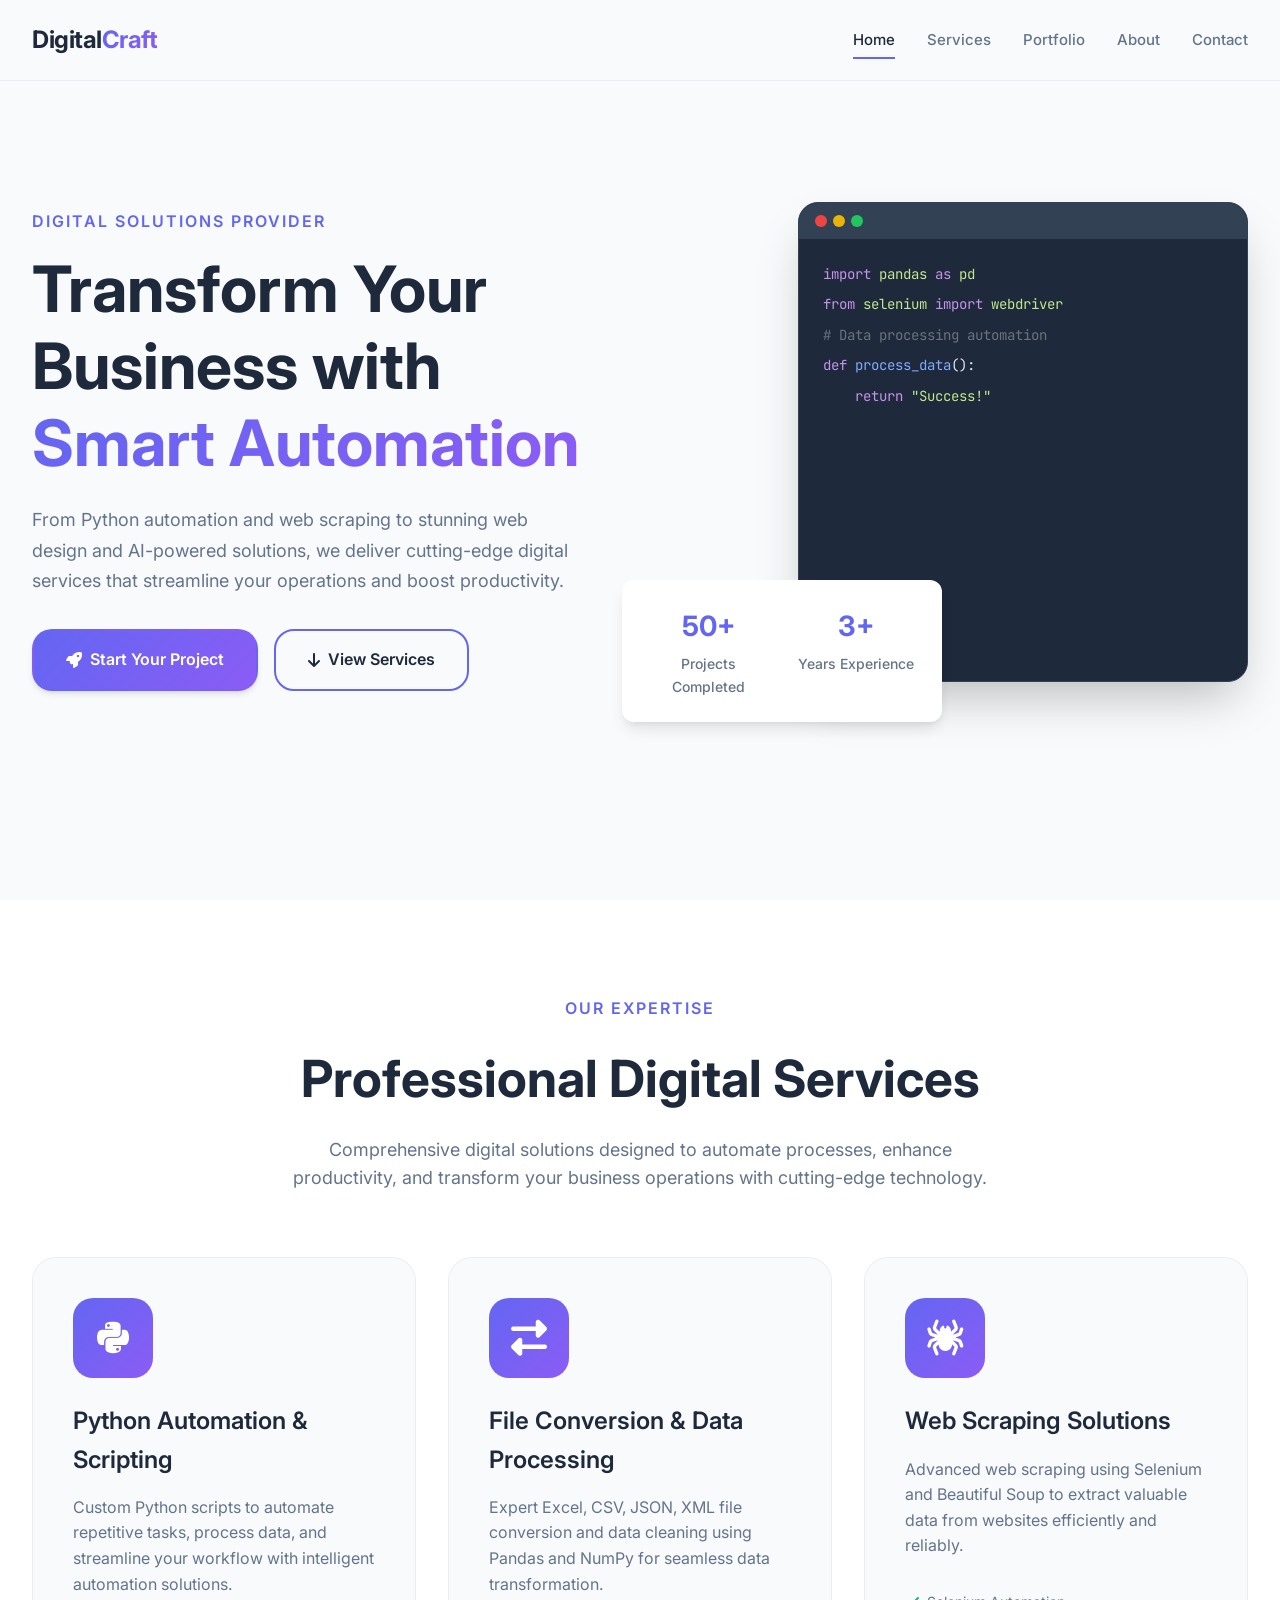
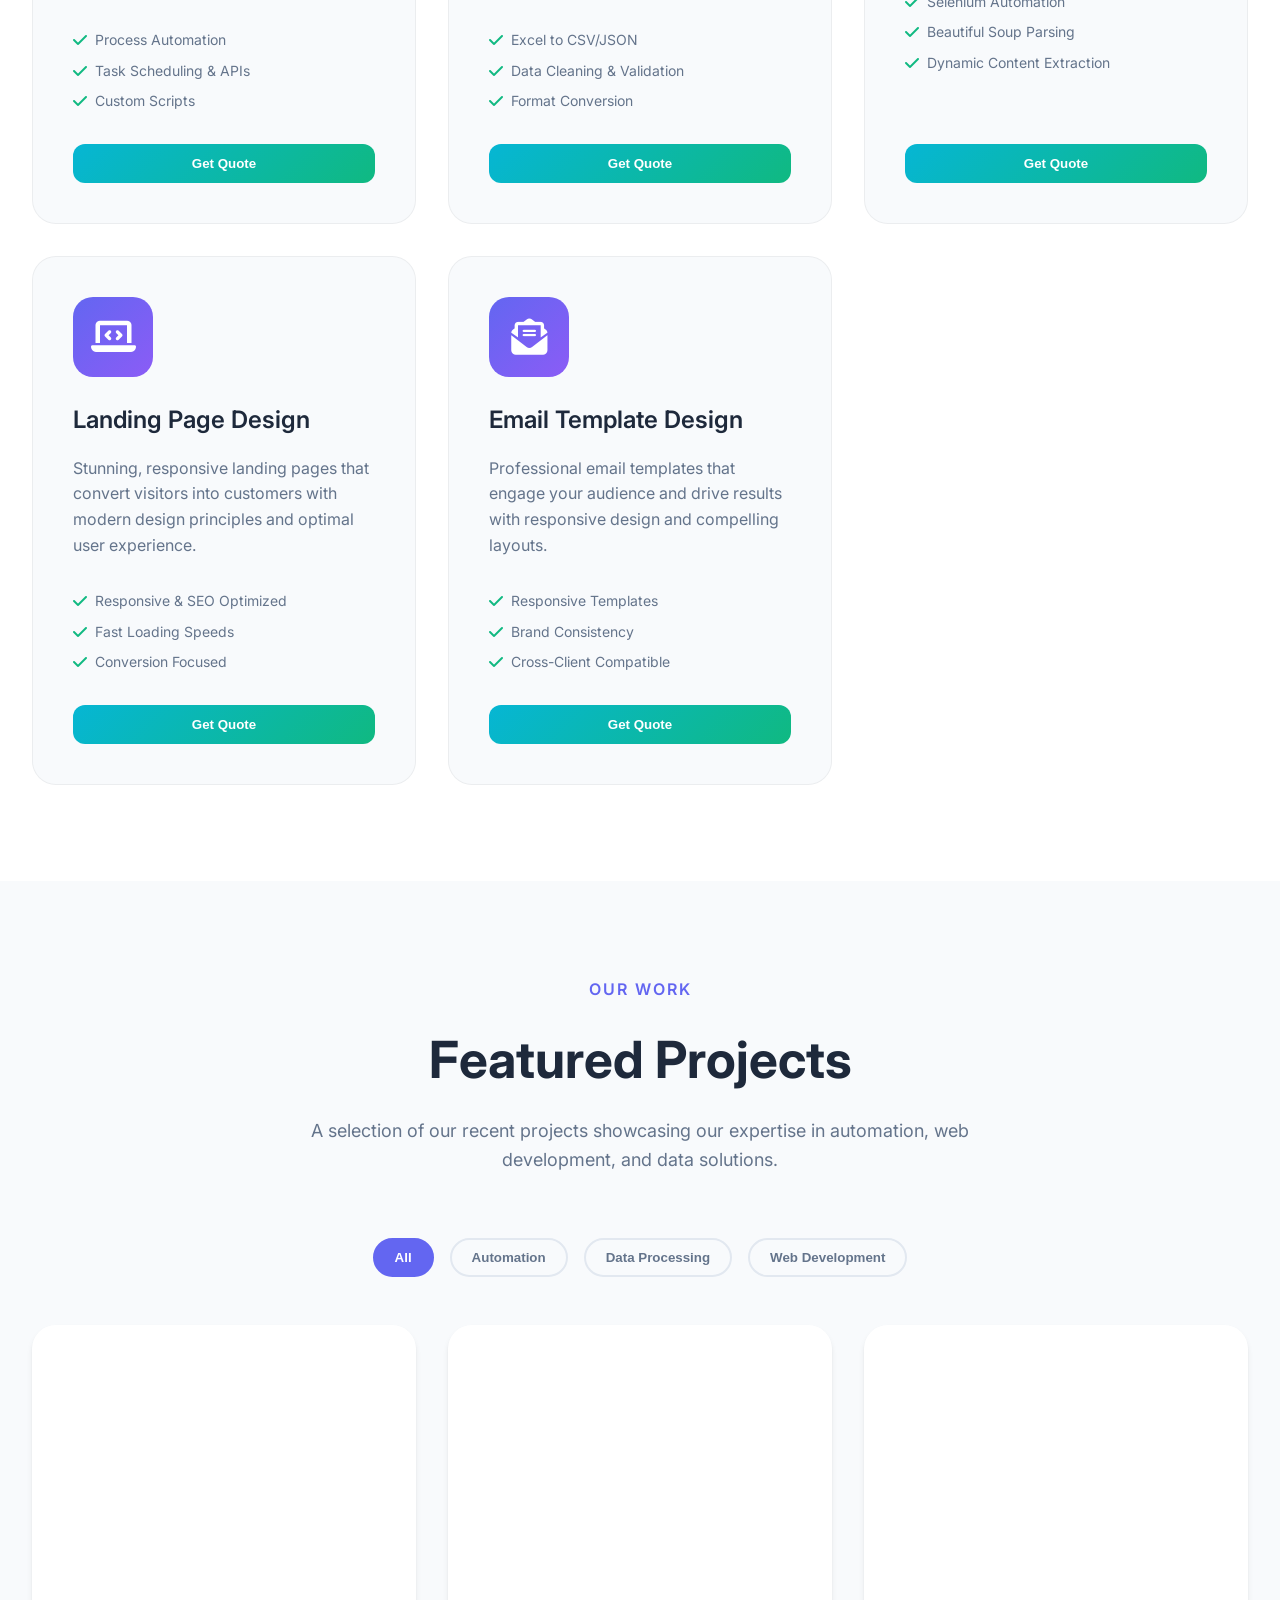
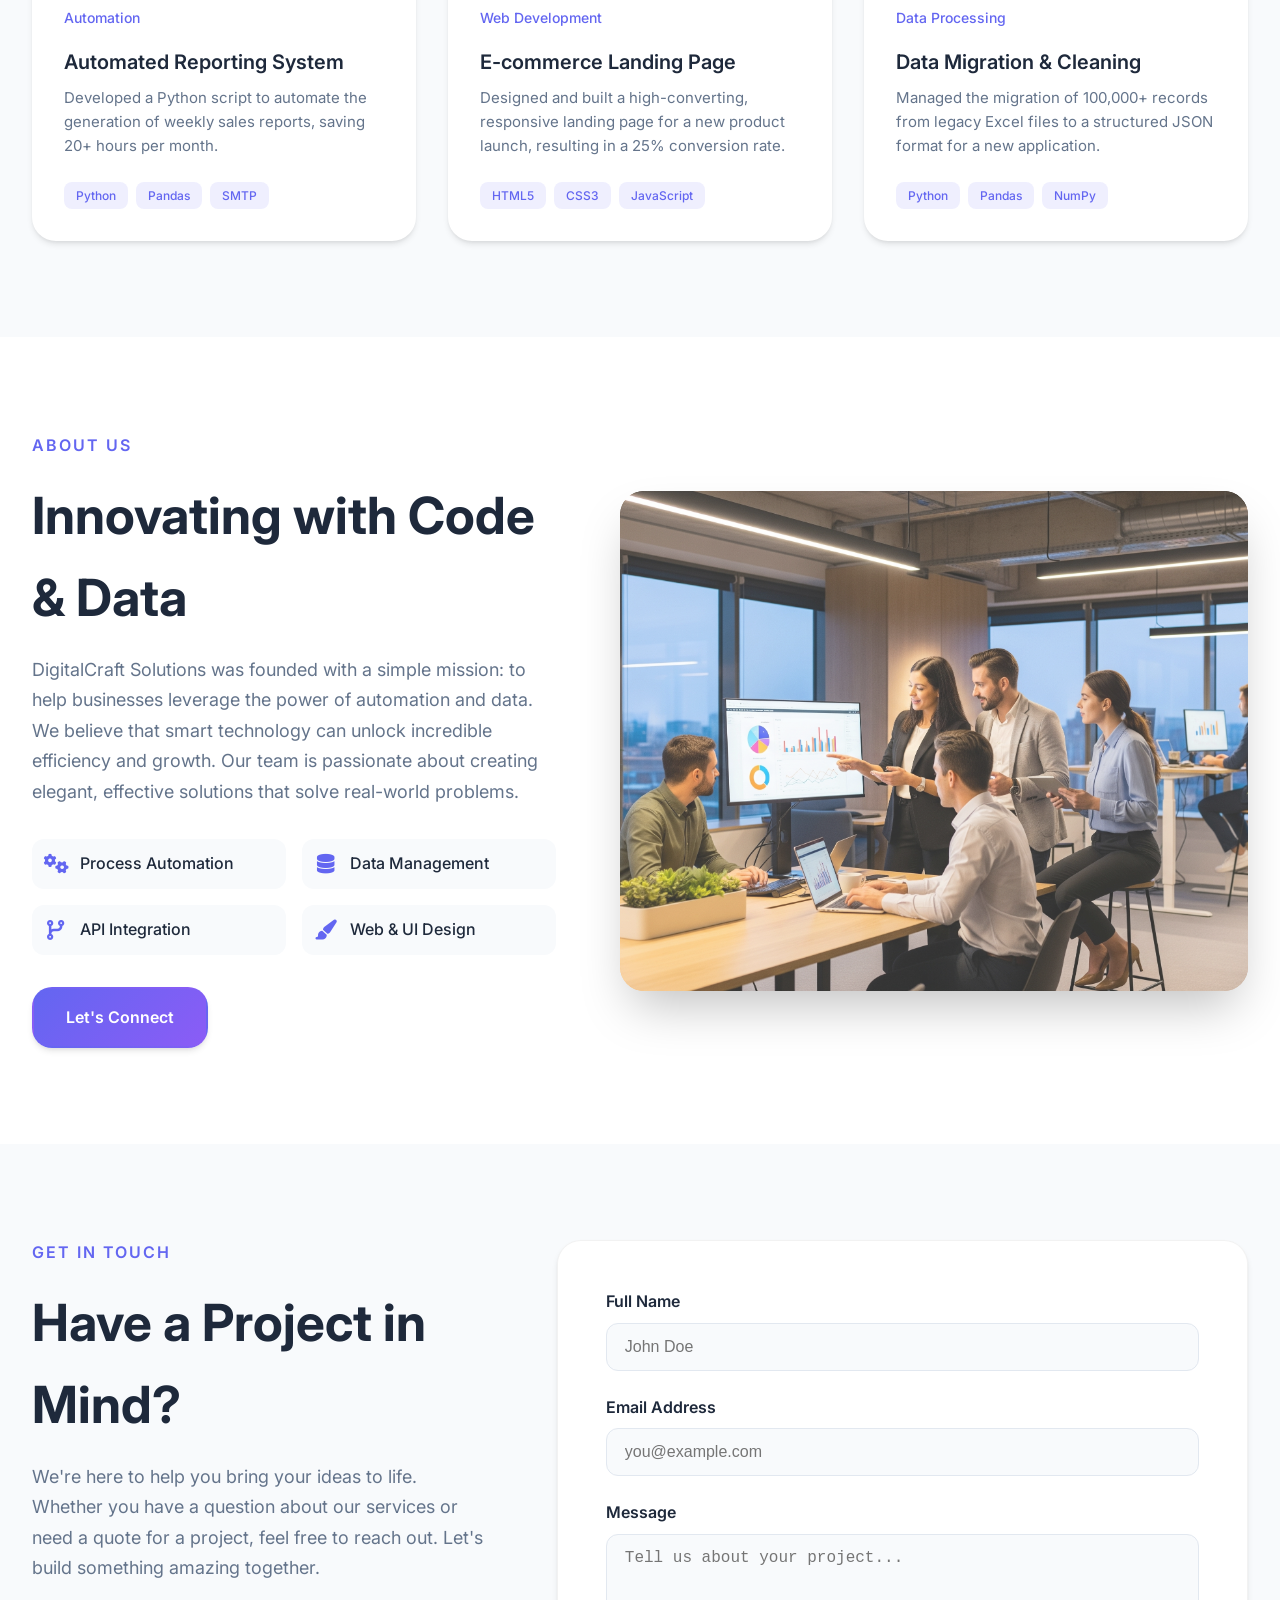
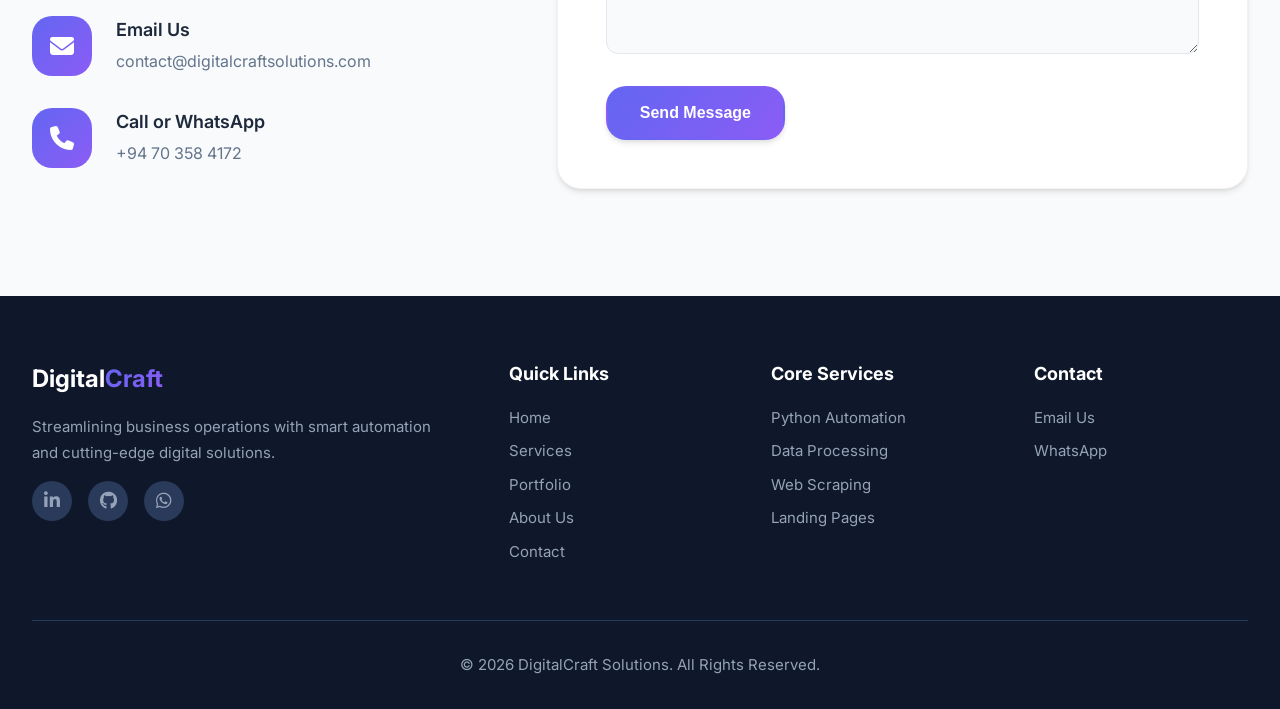
<file: index.html>
<!DOCTYPE html>
<html lang="en">

<head>
    <meta charset="UTF-8">
    <meta name="viewport" content="width=device-width, initial-scale=1.0">
    <meta http-equiv="X-UA-Compatible" content="ie=edge">

    <title>DigitalCraft Solutions - Expert Data Processing & Web Development Services</title>
    <meta name="title" content="DigitalCraft Solutions - Expert Data Processing & Web Development Services">
    <meta name="description"
        content="Professional digital solutions provider offering Python automation, web scraping, data processing, landing page design, AI image generation, and logo design services. Transform your business with our expert digital solutions.">
    <meta name="keywords"
        content="python automation, web scraping, data processing, excel csv conversion, landing page design, AI image generation, logo design, digital solutions, web development, data analytics, business automation">
    <meta name="author" content="DigitalCraft Solutions">
    <meta name="robots" content="index, follow">
    <meta name="language" content="English">
    <meta name="revisit-after" content="7 days">

    <meta name="theme-color" content="#6366f1">
    <meta name="theme-color" media="(prefers-color-scheme: light)" content="#6366f1">
    <meta name="theme-color" media="(prefers-color-scheme: dark)" content="#4f46e5">
    <meta name="msapplication-TileColor" content="#6366f1">
    <meta name="msapplication-navbutton-color" content="#6366f1">
    <meta name="apple-mobile-web-app-status-bar-style" content="black-translucent">
    <meta name="apple-mobile-web-app-capable" content="yes">
    <meta name="mobile-web-app-capable" content="yes">

    <meta name="color-scheme" content="light dark">
    <meta name="supported-color-schemes" content="light dark">

    <meta property="og:type" content="website">
    <meta property="og:url" content="/">
    <meta property="og:title" content="DigitalCraft Solutions - Expert Data Processing & Web Development Services">
    <meta property="og:description"
        content="Professional digital solutions provider specializing in Python automation, web development, data processing, and AI-powered design services. Boost your business efficiency with our expert solutions.">
    <meta property="og:image" content="./assets/images/logo.png">
    <meta property="og:image:width" content="1200">
    <meta property="og:image:height" content="630">

    <script type="application/ld+json">
        {
          "@context": "https://schema.org",
          "@type": "Organization",
          "name": "DigitalCraft Solutions",
          "description": "Professional digital solutions provider offering Python automation, web development, data processing, and design services.",
          "url": "https://digitalcraft-solutions.com",
          "telephone": "+94703584172",
          "email": "contact@digitalcraftsolutions.com",
          "sameAs": [
            "https://www.linkedin.com/company/digitalcraft-solutions",
            "https://github.com/digitalcraft-solutions",
            "https://wa.me/+"
          ],
          "hasOfferCatalog": {
            "@type": "OfferCatalog",
            "name": "Digital Solutions Services",
            "itemListElement": [
              {
                "@type": "Offer",
                "itemOffered": {
                  "@type": "Service",
                  "name": "Python Automation & Scripting",
                  "description": "Custom Python scripts and automation solutions to streamline your business processes."
                }
              },
              {
                "@type": "Offer", 
                "itemOffered": {
                  "@type": "Service",
                  "name": "Data Processing & Conversion",
                  "description": "Expert Excel, CSV, JSON, XML file conversion and data cleaning with Pandas and NumPy."
                }
              },
              {
                "@type": "Offer",
                "itemOffered": {
                  "@type": "Service",
                  "name": "Web Scraping Solutions",
                  "description": "Advanced web scraping using Selenium and Beautiful Soup for data extraction."
                }
              }
            ]
          }
        }
    </script>

    <link rel="preconnect" href="https://fonts.googleapis.com">
    <link rel="preconnect" href="https://fonts.gstatic.com" crossorigin>
    <link
        href="https://fonts.googleapis.com/css2?family=Inter:wght@300;400;500;600;700&family=JetBrains+Mono:wght@400;500;600&display=swap"
        rel="stylesheet">
    <link rel="stylesheet" href="https://cdnjs.cloudflare.com/ajax/libs/font-awesome/6.5.2/css/all.min.css">

    <link rel="stylesheet" href="style.css">
</head>

<body>
    <header class="header" id="header" role="banner">
        <nav class="nav-container" role="navigation" aria-label="Main navigation">
            <a href="#home" class="logo" aria-label="DigitalCraft Solutions Home">
                <div class="logo-text">Digital<span class="craft">Craft</span></div>
            </a>

            <ul class="nav-menu" id="navMenu" role="menubar">
                <li class="nav-item" role="none"><a href="#home" class="nav-link active" role="menuitem">Home</a></li>
                <li class="nav-item" role="none"><a href="#services" class="nav-link" role="menuitem">Services</a></li>
                <li class="nav-item" role="none"><a href="#portfolio" class="nav-link" role="menuitem">Portfolio</a>
                </li>
                <li class="nav-item" role="none"><a href="#about" class="nav-link" role="menuitem">About</a></li>
                <li class="nav-item" role="none"><a href="#contact" class="nav-link" role="menuitem">Contact</a></li>
            </ul>

            <button class="mobile-toggle" id="mobileToggle" aria-label="Toggle navigation menu" aria-expanded="false"
                aria-controls="navMenu">
                <div class="hamburger">
                    <span></span><span></span><span></span><span></span>
                </div>
            </button>
        </nav>
    </header>

    <main id="main-content" role="main">
        <section class="hero" id="home">
            <div class="hero-container container">
                <div class="hero-content">
                    <div class="hero-subtitle">Digital Solutions Provider</div>
                    <h1 class="hero-title">
                        Transform Your Business with <span class="accent">Smart Automation</span>
                    </h1>
                    <p class="hero-description">
                        From Python automation and web scraping to stunning web design and AI-powered solutions,
                        we deliver cutting-edge digital services that streamline your operations and boost productivity.
                    </p>
                    <div class="hero-buttons">
                        <a href="#contact" class="btn btn-primary">
                            <i class="fas fa-rocket"></i> Start Your Project
                        </a>
                        <a href="#services" class="btn btn-secondary">
                            <i class="fas fa-arrow-down"></i> View Services
                        </a>
                    </div>
                </div>

                <div class="hero-visual">
                    <div class="code-window">
                        <div class="code-header">
                            <div class="code-dots">
                                <div class="code-dot red"></div>
                                <div class="code-dot yellow"></div>
                                <div class="code-dot green"></div>
                            </div>
                        </div>
                        <div class="code-content">
                            <div class="code-line"><span class="keyword">import</span> <span
                                    class="string">pandas</span> <span class="keyword">as</span> <span
                                    class="string">pd</span></div>
                            <div class="code-line"><span class="keyword">from</span> <span
                                    class="string">selenium</span> <span class="keyword">import</span> <span
                                    class="string">webdriver</span></div>
                            <div class="code-line"><span class="comment"># Data processing automation</span></div>
                            <div class="code-line"><span class="keyword">def</span> <span
                                    class="function">process_data</span>():</div>
                            <div class="code-line">&nbsp;&nbsp;&nbsp;&nbsp;<span class="keyword">return</span> <span
                                    class="string">"Success!"</span></div>
                        </div>
                    </div>

                    <div class="hero-stats">
                        <div class="stat">
                            <div class="stat-number">50+</div>
                            <div class="stat-label">Projects Completed</div>
                        </div>
                        <div class="stat">
                            <div class="stat-number">3+</div>
                            <div class="stat-label">Years Experience</div>
                        </div>
                    </div>
                </div>
            </div>
        </section>

        <section id="services">
            <div class="container">
                <div class="section-header">
                    <div class="section-subtitle">Our Expertise</div>
                    <h2 class="section-title">Professional Digital Services</h2>
                    <p class="section-description">
                        Comprehensive digital solutions designed to automate processes, enhance productivity,
                        and transform your business operations with cutting-edge technology.
                    </p>
                </div>

                <div class="services-grid">
                    <div class="service-card">
                        <div class="service-icon"><i class="fab fa-python"></i></div>
                        <div class="service-content">
                            <h3 class="service-title">Python Automation & Scripting</h3>
                            <p class="service-description">Custom Python scripts to automate repetitive tasks, process
                                data, and streamline your workflow with intelligent automation solutions.</p>
                            <ul class="service-features">
                                <li><i class="fas fa-check"></i> Process Automation</li>
                                <li><i class="fas fa-check"></i> Task Scheduling & APIs</li>
                                <li><i class="fas fa-check"></i> Custom Scripts</li>
                            </ul>
                        </div>
                        <button class="get-quote" data-service="Python Automation">Get Quote</button>
                    </div>

                    <div class="service-card">
                        <div class="service-icon"><i class="fas fa-exchange-alt"></i></div>
                        <div class="service-content">
                            <h3 class="service-title">File Conversion & Data Processing</h3>
                            <p class="service-description">Expert Excel, CSV, JSON, XML file conversion and data
                                cleaning using Pandas and NumPy for seamless data transformation.</p>
                            <ul class="service-features">
                                <li><i class="fas fa-check"></i> Excel to CSV/JSON</li>
                                <li><i class="fas fa-check"></i> Data Cleaning & Validation</li>
                                <li><i class="fas fa-check"></i> Format Conversion</li>
                            </ul>
                        </div>
                        <button class="get-quote" data-service="Data Processing">Get Quote</button>
                    </div>

                    <div class="service-card">
                        <div class="service-icon"><i class="fas fa-spider"></i></div>
                        <div class="service-content">
                            <h3 class="service-title">Web Scraping Solutions</h3>
                            <p class="service-description">Advanced web scraping using Selenium and Beautiful Soup to
                                extract valuable data from websites efficiently and reliably.</p>
                            <ul class="service-features">
                                <li><i class="fas fa-check"></i> Selenium Automation</li>
                                <li><i class="fas fa-check"></i> Beautiful Soup Parsing</li>
                                <li><i class="fas fa-check"></i> Dynamic Content Extraction</li>
                            </ul>
                        </div>
                        <button class="get-quote" data-service="Web Scraping">Get Quote</button>
                    </div>

                    <div class="service-card">
                        <div class="service-icon"><i class="fas fa-laptop-code"></i></div>
                        <div class="service-content">
                            <h3 class="service-title">Landing Page Design</h3>
                            <p class="service-description">Stunning, responsive landing pages that convert visitors into
                                customers with modern design principles and optimal user experience.</p>
                            <ul class="service-features">
                                <li><i class="fas fa-check"></i> Responsive & SEO Optimized</li>
                                <li><i class="fas fa-check"></i> Fast Loading Speeds</li>
                                <li><i class="fas fa-check"></i> Conversion Focused</li>
                            </ul>
                        </div>
                        <button class="get-quote" data-service="Landing Page Design">Get Quote</button>
                    </div>

                    <div class="service-card">
                        <div class="service-icon"><i class="fas fa-envelope-open-text"></i></div>
                        <div class="service-content">
                            <h3 class="service-title">Email Template Design</h3>
                            <p class="service-description">Professional email templates that engage your audience and drive results with responsive design and compelling layouts.</p>
                            <ul class="service-features">
                                <li><i class="fas fa-check"></i> Responsive Templates</li>
                                <li><i class="fas fa-check"></i> Brand Consistency</li>
                                <li><i class="fas fa-check"></i> Cross-Client Compatible</li>
                            </ul>
                        </div>
                        <button class="get-quote" data-service="Email Template Design">Get Quote</button>
                    </div>
                </div>
            </div>
        </section>

        <section id="portfolio">
            <div class="container">
                <div class="section-header">
                    <div class="section-subtitle">Our Work</div>
                    <h2 class="section-title">Featured Projects</h2>
                    <p class="section-description">
                        A selection of our recent projects showcasing our expertise in automation, web development, and
                        data solutions.
                    </p>
                </div>

                <div class="portfolio-filter">
                    <button class="filter-btn active" data-filter="all">All</button>
                    <button class="filter-btn" data-filter="automation">Automation</button>
                    <button class="filter-btn" data-filter="data">Data Processing</button>
                    <button class="filter-btn" data-filter="web">Web Development</button>
                </div>

                <div class="portfolio-grid">
                    <div class="portfolio-item" data-category="automation">
                        <div class="portfolio-image"
                            style="background-image: url('https://images.unsplash.com/photo-1555949963-ff9fe0c870eb?crop=entropy&cs=tinysrgb&fit=max&fm=jpg&ixid=M3wzOTk5Mjh8MHwxfGFsbHx8fHx8fHx8fDE3MjQ5OTg2OTN8&ixlib=rb-4.0.3&q=80&w=1080');">
                        </div>
                        <div class="portfolio-content">
                            <div class="portfolio-category">Automation</div>
                            <h3 class="portfolio-title">Automated Reporting System</h3>
                            <p class="portfolio-description">Developed a Python script to automate the generation of
                                weekly sales reports, saving 20+ hours per month.</p>
                            <div class="portfolio-tech">
                                <span class="tech-tag">Python</span>
                                <span class="tech-tag">Pandas</span>
                                <span class="tech-tag">SMTP</span>
                            </div>
                        </div>
                    </div>
                    <div class="portfolio-item" data-category="web">
                        <div class="portfolio-image"
                            style="background-image: url('https://images.unsplash.com/photo-1542744173-8e7e53415bb0?crop=entropy&cs=tinysrgb&fit=max&fm=jpg&ixid=M3wzOTk5Mjh8MHwxfGFsbHx8fHx8fHx8fDE3MjQ5OTg3MTd8&ixlib=rb-4.0.3&q=80&w=1080');">
                        </div>
                        <div class="portfolio-content">
                            <div class="portfolio-category">Web Development</div>
                            <h3 class="portfolio-title">E-commerce Landing Page</h3>
                            <p class="portfolio-description">Designed and built a high-converting, responsive landing
                                page for a new product launch, resulting in a 25% conversion rate.</p>
                            <div class="portfolio-tech">
                                <span class="tech-tag">HTML5</span>
                                <span class="tech-tag">CSS3</span>
                                <span class="tech-tag">JavaScript</span>
                            </div>
                        </div>
                    </div>
                    <div class="portfolio-item" data-category="data">
                        <div class="portfolio-image"
                            style="background-image: url('https://images.unsplash.com/photo-1551288049-bebda4e38f71?crop=entropy&cs=tinysrgb&fit=max&fm=jpg&ixid=M3wzOTk5Mjh8MHwxfGFsbHx8fHx8fHx8fDE3MjQ5OTg3NDR8&ixlib=rb-4.0.3&q=80&w=1080');">
                        </div>
                        <div class="portfolio-content">
                            <div class="portfolio-category">Data Processing</div>
                            <h3 class="portfolio-title">Data Migration & Cleaning</h3>
                            <p class="portfolio-description">Managed the migration of 100,000+ records from legacy Excel
                                files to a structured JSON format for a new application.</p>
                            <div class="portfolio-tech">
                                <span class="tech-tag">Python</span>
                                <span class="tech-tag">Pandas</span>
                                <span class="tech-tag">NumPy</span>
                            </div>
                        </div>
                    </div>
                </div>
            </div>
        </section>

        <section id="about">
            <div class="container about-container">
                <div class="about-content">
                    <div class="section-subtitle">About Us</div>
                    <h2 class="section-title">Innovating with Code & Data</h2>
                    <p class="about-text">
                        DigitalCraft Solutions was founded with a simple mission: to help businesses leverage the power
                        of automation and data. We believe that smart technology can unlock incredible efficiency and
                        growth. Our team is passionate about creating elegant, effective solutions that solve real-world
                        problems.
                    </p>
                    <div class="skills-grid">
                        <div class="skill-item"><i class="fas fa-cogs"></i><span>Process Automation</span></div>
                        <div class="skill-item"><i class="fas fa-database"></i><span>Data Management</span></div>
                        <div class="skill-item"><i class="fas fa-code-branch"></i><span>API Integration</span></div>
                        <div class="skill-item"><i class="fas fa-paint-brush"></i><span>Web & UI Design</span></div>
                    </div>
                    <a href="#contact" class="btn btn-primary">Let's Connect</a>
                </div>
                <div class="about-visual">
                    <div class="tech-stack">
                        <!-- <h3 class="stack-title">Our Core Technologies</h3>
                        <div class="tech-icons">
                            <i class="fab fa-python tech-icon" title="Python"></i>
                            <i class="fab fa-js-square tech-icon" title="JavaScript"></i>
                            <i class="fab fa-html5 tech-icon" title="HTML5"></i>
                            <i class="fab fa-css3-alt tech-icon" title="CSS3"></i>
                            <i class="fas fa-file-excel tech-icon" title="Excel/CSV"></i>
                            <i class="fab fa-git-alt tech-icon" title="Git"></i>
                        </div> -->
                    </div>
                </div>
            </div>
        </section>

        <section id="contact">
            <div class="container contact-container">
                <div class="contact-info">
                    <div class="section-subtitle">Get in Touch</div>
                    <h2 class="section-title">Have a Project in Mind?</h2>
                    <p>We're here to help you bring your ideas to life. Whether you have a question about our services
                        or need a quote for a project, feel free to reach out. Let's build something amazing together.
                    </p>
                    <div class="contact-details">
                        <div class="contact-item">
                            <div class="contact-icon"><i class="fas fa-envelope"></i></div>
                            <div>
                                <h4>Email Us</h4>
                                <a href="mailto:contact@digitalcraftsolutions.com">contact@digitalcraftsolutions.com</a>
                            </div>
                        </div>
                        <div class="contact-item">
                            <div class="contact-icon"><i class="fas fa-phone"></i></div>
                            <div>
                                <h4>Call or WhatsApp</h4>
                                <a href="https://wa.me/+94703584172">+94 70 358 4172</a>
                            </div>
                        </div>
                    </div>
                </div>
                <div class="contact-form">
                    <form id="contactForm" novalidate>
                        <div class="form-group">
                            <label for="contactName" class="form-label">Full Name</label>
                            <input type="text" class="form-control" id="contactName" placeholder="John Doe" required>
                        </div>
                        <div class="form-group">
                            <label for="contactEmail" class="form-label">Email Address</label>
                            <input type="email" class="form-control" id="contactEmail" placeholder="you@example.com"
                                required>
                        </div>
                        <div class="form-group">
                            <label for="contactMessage" class="form-label">Message</label>
                            <textarea class="form-control textarea" id="contactMessage"
                                placeholder="Tell us about your project..." required></textarea>
                        </div>
                        <button type="submit" class="btn btn-primary">Send Message</button>
                    </form>
                </div>
            </div>
        </section>
    </main>

    <footer class="footer">
        <div class="footer-container">
            <div class="footer-content">
                <div class="footer-section">
                    <a href="#home" class="logo">
                        <h4 style="color: white; font-size: 24px;">Digital<span class="craft">Craft</span></h4>
                    </a>
                    <p>Streamlining business operations with smart automation and cutting-edge digital solutions.</p>
                    <div class="footer-social">
                        <a href="#" class="social-link" aria-label="LinkedIn"><i class="fab fa-linkedin-in"></i></a>
                        <a href="#" class="social-link" aria-label="GitHub"><i class="fab fa-github"></i></a>
                        <a href="https://wa.me/+94703584172" class="social-link" aria-label="WhatsApp"><i
                                class="fab fa-whatsapp"></i></a>
                    </div>
                </div>
                <div class="footer-section">
                    <h4>Quick Links</h4>
                    <ul>
                        <li><a href="#home">Home</a></li>
                        <li><a href="#services">Services</a></li>
                        <li><a href="#portfolio">Portfolio</a></li>
                        <li><a href="#about">About Us</a></li>
                        <li><a href="#contact">Contact</a></li>
                    </ul>
                </div>
                <div class="footer-section">
                    <h4>Core Services</h4>
                    <ul>
                        <li><a href="#services">Python Automation</a></li>
                        <li><a href="#services">Data Processing</a></li>
                        <li><a href="#services">Web Scraping</a></li>
                        <li><a href="#services">Landing Pages</a></li>
                    </ul>
                </div>
                <div class="footer-section">
                    <h4>Contact</h4>
                    <ul>
                        <li><a href="mailto:contact@digitalcraftsolutions.com">Email Us</a></li>
                        <li><a href="https://wa.me/+">WhatsApp</a></li>
                    </ul>
                </div>
            </div>
            <div class="footer-bottom">
                &copy; <span id="current-year"></span> DigitalCraft Solutions. All Rights Reserved.
            </div>
        </div>
    </footer>

    <div class="modal" id="bookingModal">
        <div class="modal-content">
            <button id="closeModal" aria-label="Close modal">&times;</button>
            <h3>Get a Quote</h3>
            <p>Ready to start your project? Choose your preferred way to get in touch with us.</p>
            <div class="modal-buttons">
                <button class="btn btn-primary" id="callNow"><i class="fas fa-phone"></i> Call Now</button>
                <button class="btn btn-secondary" id="whatsappNow" style="border-color: #25D366; color: #25D366;"><i
                        class="fab fa-whatsapp"></i> WhatsApp</button>
            </div>
        </div>
    </div>

    <button class="scroll-to-top" id="scrollToTop" aria-label="Scroll to top">
        <i class="fas fa-arrow-up"></i>
    </button>

    <script src="main.js"></script>
</body>


</html>
</file>
<file: style.css>
/* CSS Variables */
:root {
    --primary-indigo: #6366f1;
    --primary-purple: #8b5cf6;
    --primary-cyan: #06b6d4;
    --accent-emerald: #10b981;
    --accent-orange: #f59e0b;
    --accent-rose: #f43f5e;
    --deep-slate: #0f172a;
    --soft-white: #f8fafc;
    --warm-white: #ffffff;
    --text-primary: #1e293b;
    --text-secondary: #64748b;
    --text-muted: #94a3b8;
    --gradient-primary: linear-gradient(135deg, #6366f1 0%, #8b5cf6 100%);
    --gradient-secondary: linear-gradient(135deg, #06b6d4 0%, #10b981 100%);
    --gradient-accent: linear-gradient(135deg, #f59e0b 0%, #ef4444 100%);
    --shadow-soft: 0 4px 6px -1px rgba(0, 0, 0, 0.1), 0 2px 4px -1px rgba(0, 0, 0, 0.06);
    --shadow-medium: 0 10px 15px -3px rgba(0, 0, 0, 0.1), 0 4px 6px -2px rgba(0, 0, 0, 0.05);
    --shadow-strong: 0 25px 50px -12px rgba(0, 0, 0, 0.25);
    --font-primary: 'Inter', sans-serif;
    --font-mono: 'JetBrains Mono', monospace;
    --border-radius-sm: 8px;
    --border-radius-md: 12px;
    --border-radius-lg: 20px;
    --border-radius-xl: 24px;
    --transition-fast: all 0.3s cubic-bezier(0.4, 0, 0.2, 1);
    --transition-slow: all 0.6s cubic-bezier(0.4, 0, 0.2, 1);
}

/* Dark mode variables */
@media (prefers-color-scheme: dark) {
    :root {
        --soft-white: #0f172a;
        --warm-white: #1e293b;
        --text-primary: #f1f5f9;
        --text-secondary: #cbd5e1;
        --text-muted: #94a3b8;
        --deep-slate: #f8fafc;
    }
}

* {
    margin: 0;
    padding: 0;
    box-sizing: border-box;
}

html {
    scroll-behavior: smooth;
    overflow-x: hidden;
}

body {
    font-family: var(--font-primary);
    line-height: 1.6;
    color: var(--text-primary);
    background: var(--soft-white);
    overflow-x: hidden;
}

/* Header */
.header {
    position: fixed;
    top: 0;
    width: 100%;
    background: rgba(248, 250, 252, 0.95);
    backdrop-filter: blur(20px);
    border-bottom: 1px solid rgba(99, 102, 241, 0.1);
    z-index: 1000;
    transition: var(--transition-fast);
}

.header.scrolled {
    background: rgba(248, 250, 252, 0.98);
    box-shadow: var(--shadow-soft);
}

.nav-container {
    max-width: 1400px;
    margin: 0 auto;
    display: flex;
    align-items: center;
    justify-content: space-between;
    padding: 1rem 2rem;
    height: 80px;
}

.logo {
    display: flex;
    align-items: center;
    gap: 12px;
    text-decoration: none;
}

.logo-icon {
    width: 50px;
    height: 50px;
    background: var(--gradient-primary);
    border-radius: var(--border-radius-md);
    display: flex;
    align-items: center;
    justify-content: center;
    color: var(--warm-white);
    font-size: 24px;
    transition: var(--transition-fast);
    animation: float 3s ease-in-out infinite;
}

.logo-text {
    font-family: var(--font-primary);
    font-size: 24px;
    font-weight: 700;
    color: var(--text-primary);
    letter-spacing: -0.5px;
}

.craft {
    background: var(--gradient-primary);
    -webkit-background-clip: text;
    -webkit-text-fill-color: transparent;
    background-clip: text;
}

@keyframes float {

    0%,
    100% {
        transform: translateY(0px);
    }

    50% {
        transform: translateY(-10px);
    }
}

.nav-menu {
    display: flex;
    list-style: none;
    gap: 2rem;
    margin: 0;
}

.nav-item {
    position: relative;
}

.nav-link {
    text-decoration: none;
    color: var(--text-secondary);
    font-weight: 500;
    font-size: 15px;
    padding: 0.5rem 0;
    transition: var(--transition-fast);
    position: relative;
}

.nav-link::after {
    content: '';
    position: absolute;
    bottom: -2px;
    left: 0;
    width: 0;
    height: 2px;
    background: var(--primary-indigo);
    transition: width 0.3s ease;
}

.nav-link:hover,
.nav-link.active {
    color: var(--text-primary);
}

.nav-link.active::after,
.nav-link:hover::after {
    width: 100%;
}

.mobile-toggle {
    display: none;
    background: none;
    border: none;
    font-size: 24px;
    color: var(--text-primary);
    cursor: pointer;
    padding: 8px;
    border-radius: var(--border-radius-sm);
    transition: var(--transition-fast);
    position: relative;
    z-index: 1002;
}

.mobile-toggle:hover {
    background: rgba(99, 102, 241, 0.1);
    transform: scale(1.05);
}

.hamburger {
    width: 24px;
    height: 20px;
    position: relative;
    display: inline-block;
}

.hamburger span {
    display: block;
    position: absolute;
    height: 3px;
    width: 100%;
    background: var(--text-primary);
    border-radius: 2px;
    opacity: 1;
    left: 0;
    transform: rotate(0deg);
    transition: .25s ease-in-out;
}

.hamburger span:nth-child(1) {
    top: 0px;
}

.hamburger span:nth-child(2),
.hamburger span:nth-child(3) {
    top: 8px;
}

.hamburger span:nth-child(4) {
    top: 16px;
}

.mobile-toggle.active .hamburger span:nth-child(1) {
    top: 8px;
    width: 0%;
    left: 50%;
}

.mobile-toggle.active .hamburger span:nth-child(2) {
    transform: rotate(45deg);
}

.mobile-toggle.active .hamburger span:nth-child(3) {
    transform: rotate(-45deg);
}

.mobile-toggle.active .hamburger span:nth-child(4) {
    top: 8px;
    width: 0%;
    left: 50%;
}

/* Hero Section */
.hero {
    min-height: 100vh;
    display: flex;
    align-items: center;
    position: relative;
    overflow: hidden;
    background: var(--soft-white);
    padding-top: 80px;
}

.hero-container {
    max-width: 1400px;
    margin: 0 auto;
    padding: 0 2rem;
    display: grid;
    grid-template-columns: 1fr 1fr;
    gap: 4rem;
    align-items: center;
    position: relative;
    z-index: 2;
}

.hero-content {
    animation: fadeInUp 0.8s ease-out;
}

.hero-subtitle {
    color: var(--primary-indigo);
    font-weight: 600;
    font-size: 16px;
    letter-spacing: 2px;
    text-transform: uppercase;
    margin: 1rem 0;
}

.hero-title {
    font-family: var(--font-primary);
    font-size: clamp(3rem, 5vw, 4.5rem);
    font-weight: 700;
    line-height: 1.2;
    margin-bottom: 1.5rem;
    color: var(--text-primary);
}

.hero-title .accent {
    background: var(--gradient-primary);
    -webkit-background-clip: text;
    -webkit-text-fill-color: transparent;
    background-clip: text;
}

.hero-description {
    font-size: 18px;
    color: var(--text-secondary);
    margin-bottom: 2rem;
    line-height: 1.7;
    max-width: 550px;
}

.hero-buttons {
    display: flex;
    gap: 1rem;
    flex-wrap: wrap;
}

.btn {
    padding: 16px 32px;
    border-radius: var(--border-radius-lg);
    font-weight: 600;
    font-size: 16px;
    cursor: pointer;
    transition: var(--transition-fast);
    text-decoration: none;
    display: inline-flex;
    align-items: center;
    gap: 8px;
    border: 2px solid transparent;
}

.btn-primary {
    background: var(--gradient-primary);
    color: var(--warm-white);
    box-shadow: var(--shadow-soft);
}

.btn-primary:hover {
    transform: translateY(-2px);
    box-shadow: var(--shadow-medium);
}

.btn-secondary {
    background: transparent;
    color: var(--text-primary);
    border-color: var(--primary-indigo);
}

.btn-secondary:hover {
    background: var(--primary-indigo);
    color: var(--warm-white);
    transform: translateY(-2px);
}

.hero-visual {
    position: relative;
    height: 600px;
    animation: fadeInUp 0.8s ease-out 0.2s;
    animation-fill-mode: both;
}

.code-window {
    position: absolute;
    right: 0;
    top: 50%;
    transform: translateY(-50%);
    width: 450px;
    height: 480px;
    background: #1e293b;
    border-radius: var(--border-radius-lg);
    box-shadow: var(--shadow-strong);
    overflow: hidden;
    border: 1px solid #334155;
}

.code-header {
    background: #334155;
    padding: 0.75rem 1rem;
    display: flex;
    align-items: center;
    gap: 8px;
}

.code-dots {
    display: flex;
    gap: 6px;
}

.code-dot {
    width: 12px;
    height: 12px;
    border-radius: 50%;
}

.code-dot.red {
    background: #ef4444;
}

.code-dot.yellow {
    background: #eab308;
}

.code-dot.green {
    background: #22c55e;
}

.code-content {
    padding: 1.5rem;
    font-family: var(--font-mono);
    font-size: 14px;
    line-height: 1.6;
    color: #e2e8f0;
}

.code-line {
    margin-bottom: 0.5rem;
    opacity: 0;
    animation: typewriter 0.1s ease forwards;
}

.code-line:nth-child(1) {
    animation-delay: 0.5s;
}

.code-line:nth-child(2) {
    animation-delay: 0.7s;
}

.code-line:nth-child(3) {
    animation-delay: 0.9s;
}

.code-line:nth-child(4) {
    animation-delay: 1.1s;
}

.code-line:nth-child(5) {
    animation-delay: 1.3s;
}

@keyframes typewriter {
    to {
        opacity: 1;
    }
}

.keyword {
    color: #c792ea;
}

.string {
    color: #c3e88d;
}

.comment {
    color: #6a737d;
}

.function {
    color: #82aaff;
}

.hero-stats {
    position: absolute;
    bottom: 20px;
    left: -50px;
    background: var(--warm-white);
    padding: 1.5rem;
    border-radius: var(--border-radius-md);
    box-shadow: var(--shadow-medium);
    z-index: 2;
    display: flex;
    gap: 1.5rem;
    text-align: center;
    min-width: 200px;
}

.stat {
    flex: 1;
}

.stat-number {
    font-size: 28px;
    font-weight: 700;
    color: var(--primary-indigo);
    margin-bottom: 0.25rem;
}

.stat-label {
    font-size: 14px;
    color: var(--text-secondary);
    font-weight: 500;
}

/* Container & Section Styles */
section {
    padding: 6rem 0;
    scroll-margin-top: 80px;
}

.container {
    max-width: 1400px;
    margin: 0 auto;
    padding: 0 2rem;
}

.section-header {
    text-align: center;
    margin-bottom: 4rem;
}

.section-subtitle {
    color: var(--primary-indigo);
    font-weight: 600;
    font-size: 16px;
    letter-spacing: 2px;
    text-transform: uppercase;
    margin-bottom: 1rem;
}

.section-title {
    font-family: var(--font-primary);
    font-size: clamp(2.5rem, 4vw, 3.5rem);
    font-weight: 700;
    color: var(--text-primary);
    margin-bottom: 1rem;
}

.section-description {
    font-size: 18px;
    color: var(--text-secondary);
    max-width: 700px;
    margin: 0 auto;
}

/* Services Section */
#services {
    background: var(--warm-white);
}

.services-grid {
    display: grid;
    grid-template-columns: repeat(auto-fit, minmax(350px, 1fr));
    gap: 2rem;
}

.service-card {
    background: var(--soft-white);
    border-radius: var(--border-radius-xl);
    padding: 2.5rem;
    transition: var(--transition-fast);
    position: relative;
    overflow: hidden;
    border: 1px solid rgba(0, 0, 0, 0.05);
    display: flex;
    flex-direction: column;
}

.service-card:hover {
    transform: translateY(-10px);
    box-shadow: var(--shadow-strong);
    border-color: var(--primary-indigo);
}

.service-icon {
    width: 80px;
    height: 80px;
    background: var(--gradient-primary);
    border-radius: var(--border-radius-lg);
    display: flex;
    align-items: center;
    justify-content: center;
    margin-bottom: 1.5rem;
    font-size: 36px;
    color: var(--warm-white);
}

.service-content {
    flex-grow: 1;
}

.service-title {
    font-family: var(--font-primary);
    font-size: 24px;
    font-weight: 600;
    color: var(--text-primary);
    margin-bottom: 1rem;
}

.service-description {
    color: var(--text-secondary);
    line-height: 1.6;
    margin-bottom: 2rem;
}

.service-features {
    list-style: none;
    margin-bottom: 2rem;
}

.service-features li {
    display: flex;
    align-items: center;
    gap: 8px;
    margin-bottom: 0.5rem;
    color: var(--text-secondary);
    font-size: 14px;
}

.service-features i {
    color: var(--accent-emerald);
    font-size: 16px;
}

.get-quote {
    background: var(--gradient-secondary);
    border: none;
    color: var(--warm-white);
    padding: 12px 24px;
    border-radius: var(--border-radius-md);
    font-weight: 600;
    cursor: pointer;
    transition: var(--transition-fast);
    width: 100%;
    margin-top: auto;
}

.get-quote:hover {
    transform: scale(1.02);
}

/* Portfolio Section */
#portfolio {
    background: var(--soft-white);
}

.portfolio-filter {
    display: flex;
    justify-content: center;
    gap: 1rem;
    margin-bottom: 3rem;
    flex-wrap: wrap;
}

.filter-btn {
    background: transparent;
    border: 2px solid #e2e8f0;
    color: var(--text-secondary);
    padding: 10px 20px;
    border-radius: var(--border-radius-lg);
    font-weight: 600;
    cursor: pointer;
    transition: var(--transition-fast);
}

.filter-btn.active,
.filter-btn:hover {
    background: var(--primary-indigo);
    color: var(--warm-white);
    border-color: var(--primary-indigo);
}

.portfolio-grid {
    display: grid;
    grid-template-columns: repeat(auto-fit, minmax(350px, 1fr));
    gap: 2rem;
}

.portfolio-item {
    background: var(--warm-white);
    border-radius: var(--border-radius-xl);
    overflow: hidden;
    box-shadow: var(--shadow-soft);
    transition: var(--transition-fast);
    cursor: pointer;
}

.portfolio-item:hover {
    transform: translateY(-8px);
    box-shadow: var(--shadow-strong);
}

.portfolio-image {
    width: 100%;
    height: 250px;
    background-size: cover;
    background-position: center;
}

.portfolio-content {
    padding: 2rem;
}

.portfolio-title {
    font-size: 20px;
    font-weight: 600;
    color: var(--text-primary);
    margin-bottom: 0.5rem;
}

.portfolio-category {
    color: var(--primary-indigo);
    font-size: 14px;
    font-weight: 500;
    margin-bottom: 1rem;
}

.portfolio-description {
    color: var(--text-secondary);
    line-height: 1.6;
    margin-bottom: 1.5rem;
    font-size: 15px;
}

.portfolio-tech {
    display: flex;
    flex-wrap: wrap;
    gap: 0.5rem;
}

.tech-tag {
    background: rgba(99, 102, 241, 0.1);
    color: var(--primary-indigo);
    padding: 4px 12px;
    border-radius: var(--border-radius-sm);
    font-size: 12px;
    font-weight: 500;
}

/* About Section */
#about {
    background: var(--warm-white);
}

.about-container {
    display: grid;
    grid-template-columns: 1fr 1.2fr;
    gap: 4rem;
    align-items: center;
}

.about-text {
    font-size: 18px;
    color: var(--text-secondary);
    margin-bottom: 2rem;
    line-height: 1.7;
}

.skills-grid {
    display: grid;
    grid-template-columns: repeat(2, 1fr);
    gap: 1rem;
    margin-bottom: 2rem;
}

.skill-item {
    display: flex;
    align-items: center;
    gap: 12px;
    padding: 0.75rem;
    background: var(--soft-white);
    border-radius: var(--border-radius-md);
    transition: var(--transition-fast);
}

.skill-item:hover {
    transform: translateX(5px);
    background: #eef2ff;
}

.skill-item i {
    color: var(--primary-indigo);
    font-size: 20px;
    width: 24px;
    text-align: center;
}

.skill-item span {
    font-weight: 500;
    color: var(--text-primary);
}

.about-visual {
    position: relative;
    height: 500px;
}

.tech-stack {
    position: relative;
    /* Add this line */
    height: 100%;
    background: url(./about-image.png);
    background-position: center;
    background-repeat: no-repeat;
    background-size: cover;
    border-radius: var(--border-radius-xl);
    box-shadow: var(--shadow-strong);
    padding: 3rem;
    color: var(--warm-white);
    overflow: hidden;
}

/* Add this new block */
.tech-stack::before {
    content: '';
    position: absolute;
    top: 0;
    left: 0;
    right: 0;
    height: 100%;
    /* Adjust this to control the height of the blur */
    background: rgba(255, 255, 255, 0.2);
    /* Optional: Adds a subtle white overlay */
    backdrop-filter: blur(0.5px);
    /* Adjust the blur intensity here */
    -webkit-backdrop-filter: blur(0.5px);
    /* For Safari support */
}

.stack-title {
    font-size: 24px;
    font-weight: 600;
    margin-bottom: 1.5rem;
    text-align: center;
}

.tech-icons {
    display: grid;
    grid-template-columns: repeat(3, 1fr);
    gap: 2rem;
    align-items: center;
    justify-items: center;
}

.tech-icon {
    font-size: 48px;
    color: var(--text-muted);
    transition: var(--transition-fast);
}

.tech-icon:hover {
    color: var(--warm-white);
    transform: scale(1.2);
}

/* Contact Section */
#contact {
    background: var(--soft-white);
}

.contact-container {
    display: grid;
    grid-template-columns: 1fr 1.5fr;
    gap: 4rem;
    align-items: start;
}

.contact-info p {
    font-size: 18px;
    color: var(--text-secondary);
    margin-top: 1rem;
    line-height: 1.7;
}

.contact-details {
    margin-top: 2rem;
}

.contact-item {
    display: flex;
    align-items: flex-start;
    gap: 1.5rem;
    margin-bottom: 2rem;
}

.contact-icon {
    width: 60px;
    height: 60px;
    background: var(--gradient-primary);
    border-radius: var(--border-radius-lg);
    display: flex;
    align-items: center;
    justify-content: center;
    color: var(--warm-white);
    font-size: 24px;
    flex-shrink: 0;
}

.contact-item h4 {
    font-family: var(--font-primary);
    font-size: 18px;
    font-weight: 600;
    color: var(--text-primary);
    margin-bottom: 0.25rem;
}

.contact-item a {
    color: var(--text-secondary);
    text-decoration: none;
    transition: var(--transition-fast);
}

.contact-item a:hover {
    color: var(--primary-indigo);
}

.contact-form {
    background: var(--warm-white);
    padding: 3rem;
    border-radius: var(--border-radius-xl);
    box-shadow: var(--shadow-soft);
    border: 1px solid rgba(0, 0, 0, 0.05);
}

.form-group {
    margin-bottom: 1.5rem;
}

.form-label {
    display: block;
    margin-bottom: 0.5rem;
    font-weight: 600;
    color: var(--text-primary);
}

.form-control {
    width: 100%;
    padding: 14px 18px;
    border: 1px solid #e2e8f0;
    border-radius: var(--border-radius-md);
    font-size: 16px;
    transition: var(--transition-fast);
    background: var(--soft-white);
    color: var(--text-primary);
}

.form-control:focus {
    outline: none;
    border-color: var(--primary-indigo);
    box-shadow: 0 0 0 3px rgba(99, 102, 241, 0.2);
}

.form-control.textarea {
    min-height: 120px;
    resize: vertical;
}

/* Footer */
.footer {
    background: var(--deep-slate);
    color: var(--soft-white);
    padding: 4rem 0 2rem;
    font-size: 15px;
}

.footer-container {
    max-width: 1400px;
    margin: 0 auto;
    padding: 0 2rem;
}

.footer-content {
    display: grid;
    grid-template-columns: 2fr 1fr 1fr 1fr;
    gap: 3rem;
    margin-bottom: 3rem;
}

.footer-section h4 {
    font-family: var(--font-primary);
    font-size: 18px;
    margin-bottom: 1rem;
    color: var(--warm-white);
}

.footer-section p,
.footer-section li {
    color: var(--text-muted);
    line-height: 1.7;
    margin-bottom: 0.5rem;
}

.footer-section ul {
    list-style: none;
}

.footer-section a {
    color: var(--text-muted);
    text-decoration: none;
    transition: var(--transition-fast);
}

.footer-section a:hover {
    color: var(--primary-indigo);
}

.footer-social {
    display: flex;
    gap: 1rem;
    margin-top: 1rem;
}

.social-link {
    width: 40px;
    height: 40px;
    background: #2a3a5a;
    border-radius: 50%;
    display: flex;
    align-items: center;
    justify-content: center;
    color: var(--text-muted);
    text-decoration: none;
    font-size: 18px;
    transition: var(--transition-fast);
}

.social-link:hover {
    transform: translateY(-3px);
}

.footer-social a:hover {
    background: var(--primary-indigo);
    color: var(--warm-white);
}

.footer-bottom {
    border-top: 1px solid #2a3a5a;
    padding-top: 2rem;
    text-align: center;
    color: var(--text-muted);
}

/* Modal Styles */
.modal {
    display: none;
    position: fixed;
    top: 0;
    left: 0;
    width: 100%;
    height: 100%;
    background: rgba(15, 23, 42, 0.8);
    backdrop-filter: blur(8px);
    z-index: 10000;
    animation: fadeIn 0.3s ease;
}

.modal.active {
    display: flex;
    align-items: center;
    justify-content: center;
}

.modal-content {
    background: var(--warm-white);
    padding: 3rem;
    border-radius: var(--border-radius-xl);
    max-width: 500px;
    width: 90%;
    text-align: center;
    animation: slideInUp 0.3s ease;
    position: relative;
}

#closeModal {
    position: absolute;
    top: 20px;
    right: 20px;
    background: none;
    border: none;
    font-size: 24px;
    color: var(--text-muted);
    cursor: pointer;
    transition: var(--transition-fast);
}

#closeModal:hover {
    color: var(--text-primary);
    transform: rotate(90deg);
}

.modal h3 {
    font-family: var(--font-primary);
    font-size: 28px;
    color: var(--text-primary);
    margin-bottom: 1rem;
}

.modal p {
    color: var(--text-secondary);
    margin-bottom: 2rem;
    line-height: 1.6;
}

.modal-buttons {
    display: flex;
    gap: 1rem;
    justify-content: center;
    flex-wrap: wrap;
}

/* Scroll to Top Button */
.scroll-to-top {
    position: fixed;
    bottom: 30px;
    right: 30px;
    width: 50px;
    height: 50px;
    background: var(--gradient-primary);
    color: var(--warm-white);
    border: none;
    border-radius: 50%;
    display: flex;
    align-items: center;
    justify-content: center;
    font-size: 20px;
    cursor: pointer;
    opacity: 0;
    visibility: hidden;
    transition: var(--transition-fast);
    box-shadow: var(--shadow-medium);
    z-index: 999;
}

.scroll-to-top.visible {
    opacity: 1;
    visibility: visible;
}

.scroll-to-top:hover {
    transform: translateY(-5px);
    box-shadow: var(--shadow-strong);
}

/* Tablet responsive (768px - 992px) */
@media (max-width: 992px) {
    .hero-container {
        grid-template-columns: 1fr;
        gap: 3rem;
        text-align: center;
    }

    .hero-description {
        margin-left: auto;
        margin-right: auto;
    }

    .hero-buttons {
        justify-content: center;
    }

    .hero-visual {
        order: -1;
        height: 450px;
        margin-bottom: 2rem;
    }

    .code-window {
        width: 380px;
        height: 400px;
        left: 50%;
        right: auto;
        transform: translate(-50%, -50%);
    }

    .hero-stats {
        left: 50%;
        transform: translateX(-50%);
        bottom: -30px;
        min-width: 240px;
    }

    .about-container,
    .contact-container {
        grid-template-columns: 1fr;
    }

    .about-visual {
        grid-row: 1;
        height: 400px;
    }
}

/* Mobile responsive (max-width: 768px) */
@media (max-width: 768px) {
    section {
        padding: 3rem 0;
    }

    .container {
        padding: 0 1.5rem;
    }

    .mobile-toggle {
        display: block;
        z-index: 1002;
    }

    .nav-menu {
        position: fixed;
        top: 0;
        left: 0;
        width: 100%;
        height: 100vh;
        background: var(--gradient-primary);
        backdrop-filter: blur(25px);
        -webkit-backdrop-filter: blur(25px);
        flex-direction: column;
        justify-content: center;
        align-items: center;
        padding: 0 2rem;
        gap: 0;
        transform: translateX(-100%);
        transition: all 0.4s cubic-bezier(0.4, 0, 0.2, 1);
        z-index: 1001;
        box-shadow: none;
        opacity: 0;
        visibility: hidden;
    }

    .nav-menu.active {
        display: flex;
        transform: translateX(0);
        opacity: 1;
        visibility: visible;
    }

    .nav-item {
        width: 100%;
        max-width: 300px;
        text-align: center;
        margin: 0.5rem 0;
        opacity: 0;
        transform: translateY(30px);
        transition: all 0.3s ease;
    }

    .nav-menu.active .nav-item {
        opacity: 1;
        transform: translateY(0);
    }

    /* Staggered animation for nav items */
    .nav-menu.active .nav-item:nth-child(1) {
        transition-delay: 0.1s;
    }

    .nav-menu.active .nav-item:nth-child(2) {
        transition-delay: 0.15s;
    }

    .nav-menu.active .nav-item:nth-child(3) {
        transition-delay: 0.2s;
    }

    .nav-menu.active .nav-item:nth-child(4) {
        transition-delay: 0.25s;
    }

    /* Dark mode mobile menu */
    @media (prefers-color-scheme: dark) {
        .nav-menu {
            background: linear-gradient(135deg, rgba(28, 32, 222, 0.98) 0%, rgba(15, 15, 15, 0.98) 100%);

            --primary-indigo: #1c20de;
        }

        .nav-link {
            background: rgba(255, 255, 255, 0.08);
            border: 1px solid rgba(212, 175, 55, 0.3);
            color: #ffffff !important;
        }

        .nav-link:hover {
            background: linear-gradient(135deg, var(--primary-indigo), var(--accent-orange));
            color: #ffffff;
        }

        .nav-link.active {
            background: var(--accent-orange);
            color: #ffffff;
        }
    }

    /* Button-style navigation links - LIGHT MODE */
    .nav-link {
        display: block;
        padding: 1rem 2rem;
        font-size: 18px;
        font-weight: 600;
        width: 100%;
        color: var(--warm-white);
        text-decoration: none;
        position: relative;
        border-radius: 12px;
        margin: 0;
        transition: all 0.3s ease;
        background: rgba(212, 175, 55, 0.08);
        border: 1px solid rgba(212, 175, 55, 0.2);
        letter-spacing: 0.5px;
        backdrop-filter: blur(10px);
    }

    /* Hover effect - button style */
    .nav-link:hover {
        background: linear-gradient(135deg, var(--accent-orange), var(--accent-copper));
        color: #ffffff;
        transform: translateY(-3px);
        box-shadow: 0 8px 25px rgba(212, 175, 55, 0.3);
        border-color: var(--accent-orange);
    }

    /* Active state */
    .nav-link.active {
        background: var(--accent-orange);
        color: #ffffff;
        border-color: var(--accent-orange);
        box-shadow: 0 5px 15px rgba(212, 175, 55, 0.4);
    }

    /* Remove the old ::before and ::after pseudo elements */
    .nav-link::before,
    .nav-link::after {
        display: none;
    }

    .hero {
        padding-top: 100px;
        min-height: auto;
        padding-bottom: 4rem;
    }

    .hero-container {
        grid-template-columns: 1fr;
        gap: 2rem;
        padding: 0 1.5rem;
    }

    .hero-content {
        text-align: center;
        order: 2;
    }

    .hero-visual {
        order: 1;
        height: auto;
        /* Allow height to be determined by content */
        margin-bottom: 1rem;
        overflow: visible;
        position: relative;
        display: flex;
        /* Use flexbox for layout */
        flex-direction: column;
        /* Stack items vertically */
        align-items: center;
        /* Center items horizontally */
        gap: 1.5rem;
        /* Add space between code window and stats */
    }

    .code-window {
        position: relative;
        /* Put back into the normal flow */
        top: auto;
        left: auto;
        right: auto;
        transform: none;
        /* Remove absolute centering */
        width: 100%;
        max-width: 320px;
        height: 300px;
        font-size: 12px;
    }

    .code-content {
        padding: 1rem;
        font-size: 12px;
    }

    .hero-stats {
        position: relative;
        left: auto;
        right: auto;
        bottom: auto;
        transform: none;
        margin: 0;
        /* Remove top margin, rely on gap */
        background: var(--warm-white);
        box-shadow: var(--shadow-medium);
        border-radius: var(--border-radius-md);
        padding: 1rem;
        max-width: 280px;
        display: flex;
        justify-content: space-around;
    }

    .stat {
        text-align: center;
    }

    .stat-number {
        font-size: 24px;
        margin-bottom: 0.25rem;
    }

    .stat-label {
        font-size: 13px;
    }

    .hero-description {
        margin-left: auto;
        margin-right: auto;
        max-width: 100%;
    }

    .hero-buttons {
        justify-content: center;
        gap: 1rem;
    }

    .services-grid,
    .portfolio-grid {
        grid-template-columns: 1fr;
    }

    .footer-section .logo {
        justify-content: center;
    }

    .footer-content {
        grid-template-columns: 1fr;
        text-align: center;
    }

    .footer-social {
        justify-content: center;
    }
}

/* Small mobile responsive (max-width: 480px) */
@media (max-width: 480px) {
    .hero {
        padding-top: 90px;
        padding-bottom: 1rem;
    }

    .hero-container {
        padding: 0 1rem;
        gap: 1.5rem;
    }

    .hero-visual {
        height: 280px;
    }

    .code-window {
        max-width: 280px;
        height: 250px;
    }

    .code-content {
        padding: 0.75rem;
        font-size: 11px;
    }

    .hero-stats {
        padding: 0.75rem;
        gap: 1rem;
        max-width: 240px;
        margin-top: 0.5rem;
    }

    .stat-number {
        font-size: 20px;
    }

    .stat-label {
        font-size: 12px;
    }

    .hero-title {
        font-size: 2.2rem;
        line-height: 1.1;
    }

    .hero-description {
        font-size: 16px;
    }

    .hero-buttons {
        flex-direction: column;
        align-items: center;
        gap: 0.75rem;
    }

    .btn {
        width: 100%;
        max-width: 280px;
        justify-content: center;
        padding: 14px 24px;
    }

    .container {
        padding: 0 1rem;
    }

    .nav-container {
        padding: 1rem;
    }

    .logo-text {
        font-size: 20px;
    }

    .section-title {
        font-size: 2.2rem;
    }

    .contact-form,
    .service-card,
    .portfolio-content {
        padding: 1.5rem;
    }

    .modal-content {
        padding: 2rem 1.5rem;
    }

    .btn {
        width: 100%;
        justify-content: center;
    }

    .hero-buttons {
        flex-direction: column;
        align-items: center;
    }

    .tech-stack {
        padding: 2rem 1.5rem;
        /* Reduce padding to give content more space */
    }

    .about-container,
    .contact-container {
        gap: 2.5rem;
        /* Reduce the large vertical gap between stacked sections */
    }
}

/* Very small screens (max-width: 360px) */
@media (max-width: 360px) {
    .hero-visual {
        height: 240px;
    }

    .code-window {
        max-width: 250px;
        height: 200px;
    }

    .hero-stats {
        max-width: 200px;
        padding: 0.5rem;
    }

    .stat-number {
        font-size: 18px;
    }

    .stat-label {
        font-size: 11px;
    }
}

/* Animations */
@keyframes fadeInUp {
    from {
        opacity: 0;
        transform: translateY(30px);
    }

    to {
        opacity: 1;
        transform: translateY(0);
    }
}

@keyframes fadeIn {
    from {
        opacity: 0;
    }

    to {
        opacity: 1;
    }
}

@keyframes slideInUp {
    from {
        transform: translateY(50px);
        opacity: 0;
    }

    to {
        transform: translateY(0);
        opacity: 1;
    }
}

/* Accessibility */
@media (prefers-reduced-motion: reduce) {
    * {
        animation-duration: 0.01ms !important;
        animation-iteration-count: 1 !important;
        transition-duration: 0.01ms !important;
    }
}

/* Dark mode support */
@media (prefers-color-scheme: dark) {
    .header {
        background: rgba(15, 23, 42, 0.95);
        border-bottom-color: rgba(99, 102, 241, 0.2);
    }

    .header.scrolled {
        background: rgba(15, 23, 42, 0.98);
    }

    .service-card,
    .portfolio-item,
    .contact-item,
    .contact-form,
    .skill-item {
        border-color: #334155;
    }

    .skill-item:hover {
        background: #334155;
    }

    .form-control {
        border-color: #374151;
        background: #0f172a;
        color: var(--text-primary);
    }

    .footer {
        background: rgba(15, 23, 42, 0.95);
    }

    .footer-section h4 {
        color: var(--text-primary);
    }

    .footer-social a:hover {
        color: var(--text-primary);
    }
}

.service-card,
.contact-info,
.contact-form,
.portfolio-item,
.about-content,
.about-visual {
    opacity: 0;
    animation: fadeInUp 0.6s ease forwards;
    animation-play-state: paused;
}

.animate {
    animation-play-state: running !important;
}

/* Custom Scrollbar for Webkit browsers */
::-webkit-scrollbar {
    width: 12px;
}

::-webkit-scrollbar-track {
    background: var(--soft-white);
}

::-webkit-scrollbar-thumb {
    background-color: var(--text-muted);
    border-radius: 20px;
    border: 3px solid var(--soft-white);
}

::-webkit-scrollbar-thumb:hover {
    background-color: var(--text-secondary);
}

@media (prefers-color-scheme: dark) {

    /* Dark Mode Scrollbar */
    ::-webkit-scrollbar-track {
        background: var(--deep-slate);
    }

    ::-webkit-scrollbar-thumb {
        background-color: #475569;
        /* slate-600 */
        border: 3px solid var(--deep-slate);
    }

    ::-webkit-scrollbar-thumb:hover {
        background-color: #64748b;
        /* slate-500 */
    }
}
</file>
